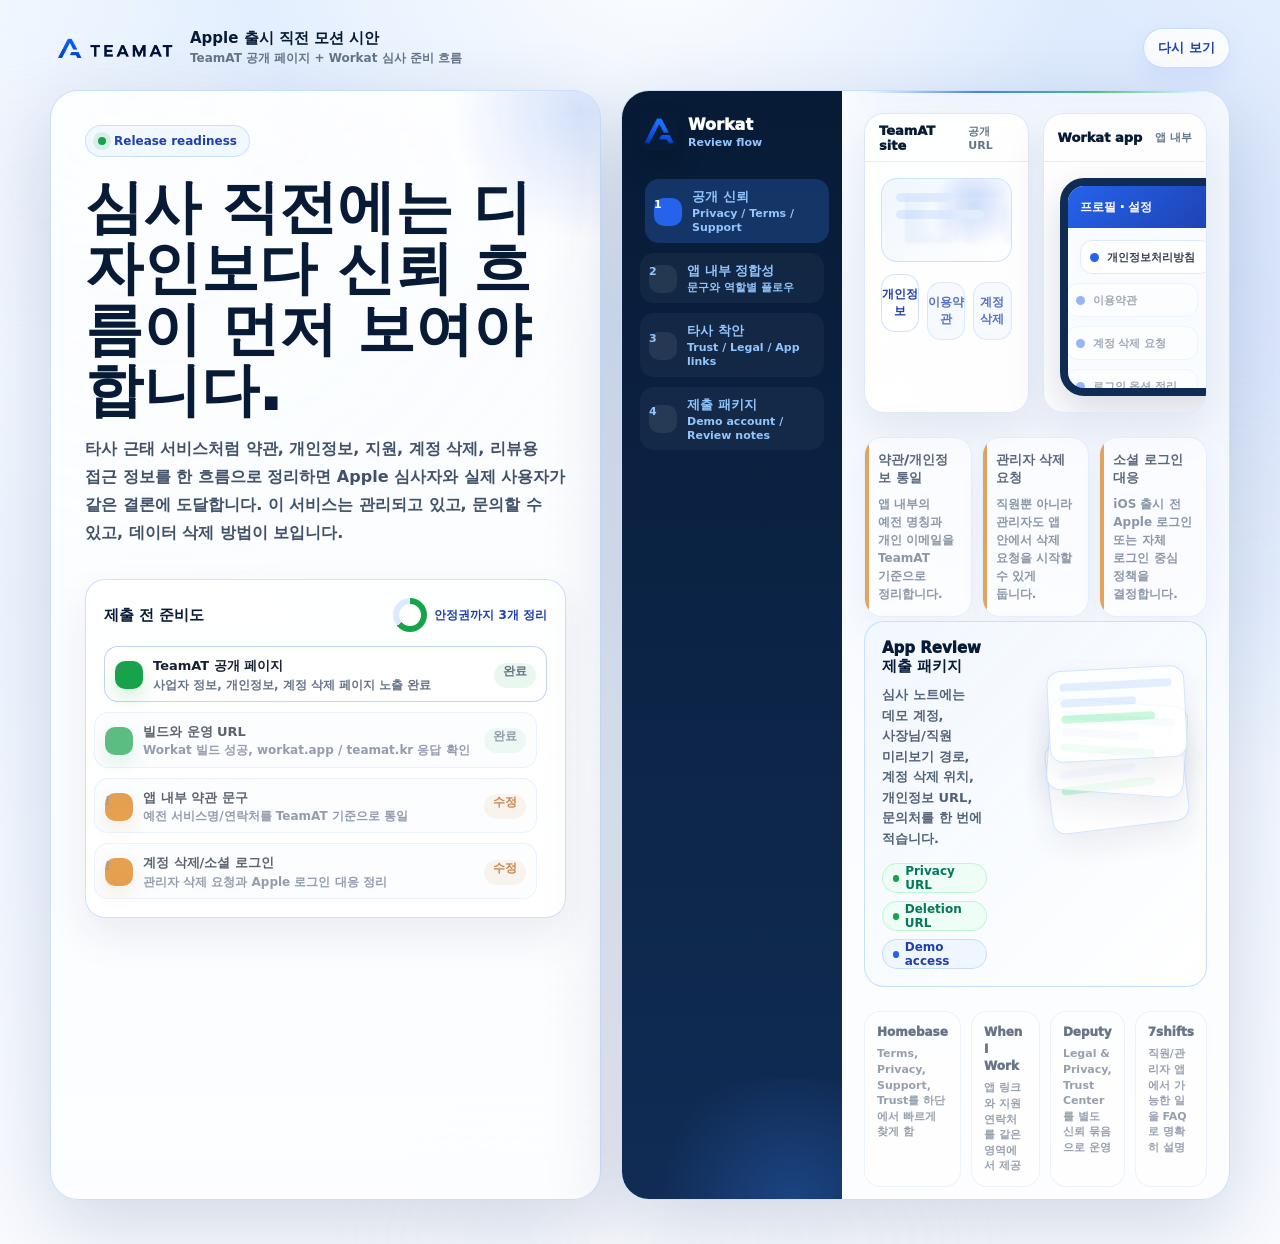
<file: teamat-apple-release-readiness-animation.html>
<!doctype html>
<html lang="ko">
<head>
  <meta charset="utf-8" />
  <meta name="viewport" content="width=device-width, initial-scale=1" />
  <meta name="robots" content="noindex" />
  <title>TeamAT Apple Release Readiness Motion</title>
  <link rel="icon" type="image/png" href="logo-symbol.png" />
  <link rel="apple-touch-icon" href="apple-touch-icon.png" />
  <style>
    :root {
      --ink: #071b36;
      --text: #172033;
      --muted: #64748b;
      --soft: #eff6ff;
      --panel: rgba(255, 255, 255, 0.86);
      --line: rgba(191, 219, 254, 0.78);
      --blue: #2563eb;
      --blue-dark: #1e40af;
      --green: #16a34a;
      --amber: #d97706;
      --red: #be123c;
      --shadow: 0 26px 80px rgba(15, 35, 80, 0.16);
      --ease: cubic-bezier(0.22, 1, 0.36, 1);
    }

    * {
      box-sizing: border-box;
    }

    html,
    body {
      margin: 0;
      min-height: 100%;
    }

    body {
      min-height: 100vh;
      color: var(--text);
      background:
        radial-gradient(circle at 52% -8%, rgba(255, 255, 255, 0.98), rgba(219, 234, 254, 0.72) 28%, rgba(239, 246, 255, 0) 54%),
        radial-gradient(circle at 88% 20%, rgba(37, 99, 235, 0.16), rgba(255, 255, 255, 0) 36%),
        linear-gradient(180deg, #f8fbff 0%, #eef5ff 48%, #f9fbff 100%);
      font-family: Pretendard, "Apple SD Gothic Neo", "Noto Sans KR", -apple-system, BlinkMacSystemFont, system-ui, sans-serif;
      letter-spacing: 0;
      overflow-x: hidden;
    }

    button {
      font: inherit;
    }

    .page {
      position: relative;
      min-height: 100vh;
      overflow: hidden;
      padding: 28px 22px 44px;
    }

    .cloud-field {
      position: absolute;
      inset: 0;
      overflow: hidden;
      pointer-events: none;
      z-index: 0;
    }

    .cloud {
      position: absolute;
      width: min(760px, 92vw);
      height: 330px;
      background-image: url("teamat-clouds.png");
      background-repeat: no-repeat;
      background-size: 760px 1014px;
      filter: blur(0.8px) saturate(0.6) brightness(1.2) contrast(0.9);
      opacity: 0.15;
      mix-blend-mode: multiply;
      -webkit-mask-image: radial-gradient(ellipse at center, rgba(0, 0, 0, 0.72) 0%, rgba(0, 0, 0, 0.4) 44%, rgba(0, 0, 0, 0) 76%);
      mask-image: radial-gradient(ellipse at center, rgba(0, 0, 0, 0.72) 0%, rgba(0, 0, 0, 0.4) 44%, rgba(0, 0, 0, 0) 76%);
      will-change: transform;
    }

    .cloud-a {
      top: 2%;
      left: -24%;
      background-position: 18% 48%;
      animation: cloudA 44s ease-in-out infinite alternate;
    }

    .cloud-b {
      width: min(620px, 82vw);
      height: 280px;
      top: 28%;
      right: -18%;
      background-position: 74% 48%;
      opacity: 0.12;
      animation: cloudB 52s ease-in-out infinite alternate;
    }

    .cloud-c {
      width: min(680px, 88vw);
      height: 310px;
      left: 26%;
      bottom: -12%;
      background-position: 48% 72%;
      opacity: 0.1;
      animation: cloudC 58s ease-in-out infinite alternate;
    }

    .wrap {
      position: relative;
      z-index: 1;
      width: min(1180px, 100%);
      margin: 0 auto;
    }

    .topbar {
      display: flex;
      justify-content: space-between;
      align-items: center;
      gap: 20px;
      margin-bottom: 22px;
    }

    .brand {
      display: flex;
      align-items: center;
      gap: 12px;
      min-width: 0;
    }

    .brand img {
      display: block;
      height: 32px;
      width: auto;
    }

    .brand-copy {
      display: grid;
      gap: 2px;
      min-width: 0;
    }

    .brand-copy strong {
      color: var(--ink);
      font-size: 15px;
      font-weight: 900;
    }

    .brand-copy span {
      color: var(--muted);
      font-size: 12px;
      font-weight: 750;
    }

    .replay {
      display: inline-flex;
      align-items: center;
      justify-content: center;
      gap: 8px;
      min-height: 40px;
      padding: 0 14px;
      border: 1px solid rgba(191, 219, 254, 0.9);
      border-radius: 999px;
      color: var(--blue-dark);
      background: rgba(255, 255, 255, 0.82);
      box-shadow: 0 10px 28px rgba(37, 99, 235, 0.08);
      cursor: pointer;
      font-size: 13px;
      font-weight: 850;
    }

    .hero {
      display: grid;
      grid-template-columns: minmax(0, 0.95fr) minmax(360px, 1.05fr);
      gap: 20px;
      align-items: stretch;
    }

    .intro {
      min-height: 660px;
      padding: 34px;
      border: 1px solid rgba(191, 219, 254, 0.86);
      border-radius: 28px;
      background:
        linear-gradient(180deg, rgba(255, 255, 255, 0.92), rgba(255, 255, 255, 0.66)),
        radial-gradient(circle at 20% 0%, rgba(191, 219, 254, 0.46), rgba(255, 255, 255, 0) 42%);
      box-shadow: var(--shadow);
      overflow: hidden;
      position: relative;
    }

    .intro::after {
      content: "";
      position: absolute;
      width: 260px;
      height: 260px;
      right: -110px;
      top: -110px;
      border-radius: 999px;
      background: radial-gradient(circle, rgba(37, 99, 235, 0.18), rgba(255, 255, 255, 0) 70%);
    }

    .eyebrow {
      display: inline-flex;
      align-items: center;
      gap: 8px;
      min-height: 32px;
      padding: 0 12px;
      border: 1px solid var(--line);
      border-radius: 999px;
      color: var(--blue-dark);
      background: rgba(239, 246, 255, 0.78);
      font-size: 12px;
      font-weight: 900;
    }

    .eyebrow::before {
      content: "";
      width: 8px;
      height: 8px;
      border-radius: 999px;
      background: var(--green);
      box-shadow: 0 0 0 5px rgba(22, 163, 74, 0.12);
      animation: liveDot 1500ms ease-in-out infinite;
    }

    h1 {
      margin: 20px 0 14px;
      max-width: 600px;
      color: var(--ink);
      font-size: clamp(34px, 5vw, 58px);
      line-height: 1.05;
      font-weight: 950;
      letter-spacing: 0;
    }

    .lead {
      max-width: 620px;
      margin: 0;
      color: #40516a;
      font-size: 16px;
      line-height: 1.76;
      font-weight: 650;
      word-break: keep-all;
    }

    .release-card {
      margin-top: 32px;
      padding: 18px;
      border: 1px solid rgba(191, 219, 254, 0.82);
      border-radius: 20px;
      background: rgba(255, 255, 255, 0.74);
      box-shadow: 0 18px 42px rgba(15, 35, 80, 0.08);
    }

    .release-head {
      display: flex;
      justify-content: space-between;
      align-items: center;
      gap: 12px;
      margin-bottom: 14px;
    }

    .release-head strong {
      color: var(--ink);
      font-size: 15px;
      font-weight: 950;
    }

    .score {
      display: inline-flex;
      align-items: center;
      gap: 7px;
      color: var(--blue-dark);
      font-size: 12px;
      font-weight: 900;
    }

    .ring {
      width: 34px;
      height: 34px;
      border-radius: 999px;
      background:
        conic-gradient(var(--green) var(--progress, 64%), #dbeafe 0),
        #dbeafe;
      display: grid;
      place-items: center;
      transition: --progress 800ms var(--ease);
    }

    .ring::after {
      content: "";
      width: 22px;
      height: 22px;
      border-radius: 999px;
      background: #fff;
    }

    .checks {
      display: grid;
      gap: 10px;
    }

    .check {
      display: grid;
      grid-template-columns: 28px 1fr auto;
      align-items: center;
      gap: 10px;
      min-height: 46px;
      padding: 8px 10px;
      border: 1px solid rgba(219, 232, 250, 0.78);
      border-radius: 14px;
      background: rgba(248, 251, 255, 0.78);
      transform: translateX(-10px);
      opacity: 0.7;
      transition: transform 580ms var(--ease), opacity 580ms var(--ease), border-color 580ms var(--ease), background 580ms var(--ease);
    }

    .check.is-on {
      transform: translateX(0);
      opacity: 1;
      border-color: rgba(37, 99, 235, 0.28);
      background: #fff;
    }

    .check-icon {
      display: grid;
      place-items: center;
      width: 28px;
      height: 28px;
      border-radius: 10px;
      color: #fff;
      background: var(--green);
      font-size: 14px;
      font-weight: 950;
      box-shadow: 0 9px 18px rgba(22, 163, 74, 0.18);
    }

    .check:nth-child(3) .check-icon,
    .check:nth-child(4) .check-icon {
      background: var(--amber);
      box-shadow: 0 9px 18px rgba(217, 119, 6, 0.16);
    }

    .check b {
      color: var(--text);
      display: block;
      font-size: 13px;
      font-weight: 900;
    }

    .check span {
      color: var(--muted);
      display: block;
      margin-top: 2px;
      font-size: 12px;
      line-height: 1.35;
      font-weight: 700;
    }

    .tag {
      display: inline-flex;
      align-items: center;
      height: 25px;
      padding: 0 9px;
      border-radius: 999px;
      font-size: 11px;
      font-weight: 900;
      white-space: nowrap;
      color: var(--green);
      background: rgba(22, 163, 74, 0.09);
    }

    .tag.warn {
      color: #b45309;
      background: rgba(217, 119, 6, 0.1);
    }

    .stage {
      min-height: 660px;
      border: 1px solid rgba(191, 219, 254, 0.86);
      border-radius: 28px;
      background: rgba(255, 255, 255, 0.64);
      box-shadow: var(--shadow);
      overflow: hidden;
      position: relative;
    }

    .stage-grid {
      min-height: 100%;
      display: grid;
      grid-template-columns: 220px 1fr;
    }

    .rail {
      padding: 22px 18px;
      background: linear-gradient(180deg, #071b36 0%, #102c55 100%);
      color: #dbeafe;
      position: relative;
      overflow: hidden;
    }

    .rail::after {
      content: "";
      position: absolute;
      inset: auto -100px -120px 20px;
      height: 240px;
      border-radius: 999px;
      background: radial-gradient(circle, rgba(59, 130, 246, 0.28), rgba(59, 130, 246, 0) 70%);
    }

    .rail-logo {
      display: flex;
      align-items: center;
      gap: 10px;
      margin-bottom: 28px;
      position: relative;
      z-index: 1;
    }

    .rail-logo img {
      width: 38px;
      height: 38px;
      border-radius: 12px;
      box-shadow: 0 12px 28px rgba(0, 0, 0, 0.18);
    }

    .rail-logo strong {
      color: #fff;
      font-size: 16px;
      font-weight: 950;
    }

    .steps {
      display: grid;
      gap: 10px;
      position: relative;
      z-index: 1;
    }

    .step {
      display: grid;
      grid-template-columns: 28px 1fr;
      gap: 10px;
      align-items: center;
      min-height: 48px;
      padding: 8px 9px;
      border-radius: 14px;
      color: rgba(219, 234, 254, 0.72);
      background: rgba(255, 255, 255, 0.04);
      transition: background 520ms var(--ease), color 520ms var(--ease), transform 520ms var(--ease);
    }

    .step.is-active {
      color: #fff;
      background: rgba(59, 130, 246, 0.24);
      transform: translateX(5px);
    }

    .step-no {
      display: grid;
      place-items: center;
      width: 28px;
      height: 28px;
      border-radius: 10px;
      color: #bfdbfe;
      background: rgba(255, 255, 255, 0.08);
      font-size: 12px;
      font-weight: 950;
    }

    .step.is-active .step-no {
      color: #fff;
      background: var(--blue);
    }

    .step b {
      display: block;
      font-size: 13px;
      font-weight: 900;
    }

    .step span {
      display: block;
      margin-top: 2px;
      font-size: 11px;
      line-height: 1.25;
      font-weight: 700;
      color: #93c5fd;
    }

    .canvas {
      padding: 22px;
      position: relative;
      overflow: hidden;
    }

    .scan-line {
      position: absolute;
      top: 0;
      left: 22px;
      right: 22px;
      height: 2px;
      border-radius: 999px;
      background: linear-gradient(90deg, rgba(37, 99, 235, 0), rgba(37, 99, 235, 0.82), rgba(22, 163, 74, 0.72), rgba(37, 99, 235, 0));
      box-shadow: 0 0 24px rgba(37, 99, 235, 0.34);
      animation: scan 3900ms var(--ease) infinite;
      z-index: 3;
    }

    .phone-row {
      display: grid;
      grid-template-columns: 1fr 1fr;
      gap: 14px;
      margin-bottom: 14px;
    }

    .mini-site,
    .mini-app {
      min-height: 260px;
      border: 1px solid rgba(219, 232, 250, 0.92);
      border-radius: 20px;
      background: rgba(255, 255, 255, 0.88);
      box-shadow: 0 18px 42px rgba(15, 35, 80, 0.08);
      overflow: hidden;
      position: relative;
    }

    .mini-head {
      height: 48px;
      display: flex;
      align-items: center;
      justify-content: space-between;
      gap: 10px;
      padding: 0 14px;
      border-bottom: 1px solid rgba(219, 232, 250, 0.82);
      color: var(--ink);
      font-size: 13px;
      font-weight: 950;
    }

    .mini-head small {
      color: var(--muted);
      font-size: 11px;
      font-weight: 800;
    }

    .mini-body {
      padding: 16px;
    }

    .site-hero {
      height: 84px;
      border-radius: 16px;
      background:
        radial-gradient(circle at 72% 32%, rgba(37, 99, 235, 0.25), rgba(255, 255, 255, 0) 38%),
        linear-gradient(135deg, #eff6ff, #ffffff);
      border: 1px solid rgba(191, 219, 254, 0.74);
      padding: 14px;
      position: relative;
      overflow: hidden;
    }

    .site-hero::after {
      content: "";
      position: absolute;
      width: 130px;
      height: 46px;
      right: -24px;
      top: 18px;
      background-image: url("teamat-clouds.png");
      background-size: 210px 280px;
      background-position: center;
      opacity: 0.18;
      filter: blur(0.8px);
      animation: tinyCloud 9200ms ease-in-out infinite alternate;
    }

    .line {
      height: 9px;
      border-radius: 999px;
      background: #dbeafe;
      margin-bottom: 8px;
    }

    .line.short {
      width: 58%;
    }

    .line.long {
      width: 88%;
    }

    .trust-links {
      display: grid;
      grid-template-columns: repeat(3, 1fr);
      gap: 8px;
      margin-top: 12px;
    }

    .trust-link {
      height: 58px;
      border-radius: 14px;
      display: grid;
      place-items: center;
      text-align: center;
      border: 1px solid rgba(191, 219, 254, 0.78);
      color: var(--blue-dark);
      background: rgba(239, 246, 255, 0.72);
      font-size: 12px;
      font-weight: 900;
      transform: translateY(8px);
      opacity: 0.75;
      transition: transform 520ms var(--ease), opacity 520ms var(--ease), background 520ms var(--ease);
    }

    .app-screen {
      width: 172px;
      height: 218px;
      margin: 0 auto;
      border: 8px solid #102c55;
      border-radius: 24px;
      background: #f8fbff;
      overflow: hidden;
      box-shadow: 0 16px 38px rgba(15, 35, 80, 0.16);
      position: relative;
    }

    .app-top {
      height: 42px;
      background: linear-gradient(135deg, #2563eb, #1e40af);
      display: flex;
      align-items: center;
      padding: 0 12px;
      color: #fff;
      font-size: 12px;
      font-weight: 950;
    }

    .app-list {
      padding: 12px;
      display: grid;
      gap: 9px;
    }

    .app-item {
      height: 34px;
      border-radius: 12px;
      background: #fff;
      border: 1px solid #dbeafe;
      display: flex;
      align-items: center;
      gap: 8px;
      padding: 0 9px;
      color: #334155;
      font-size: 11px;
      font-weight: 850;
      transform: translateX(-14px);
      opacity: 0.45;
      transition: transform 600ms var(--ease), opacity 600ms var(--ease);
    }

    .app-item::before {
      content: "";
      width: 9px;
      height: 9px;
      border-radius: 999px;
      background: var(--blue);
    }

    .risk-panel {
      display: grid;
      grid-template-columns: repeat(3, 1fr);
      gap: 10px;
      margin-bottom: 14px;
    }

    .risk {
      min-height: 118px;
      padding: 13px;
      border: 1px solid rgba(219, 232, 250, 0.94);
      border-radius: 18px;
      background: rgba(255, 255, 255, 0.88);
      box-shadow: 0 14px 32px rgba(15, 35, 80, 0.06);
      position: relative;
      overflow: hidden;
      transform: translateY(10px);
      opacity: 0.65;
      transition: transform 620ms var(--ease), opacity 620ms var(--ease), border-color 620ms var(--ease);
    }

    .risk::before {
      content: "";
      position: absolute;
      inset: 0 auto 0 0;
      width: 4px;
      background: var(--amber);
    }

    .risk.done::before {
      background: var(--green);
    }

    .risk b {
      display: block;
      color: var(--ink);
      font-size: 13px;
      font-weight: 950;
      margin-bottom: 8px;
    }

    .risk p {
      margin: 0;
      color: #526279;
      font-size: 12px;
      line-height: 1.5;
      font-weight: 700;
      word-break: keep-all;
    }

    .review-pack {
      display: grid;
      grid-template-columns: 1fr 190px;
      gap: 12px;
      min-height: 176px;
      border: 1px solid rgba(191, 219, 254, 0.86);
      border-radius: 20px;
      background:
        linear-gradient(135deg, rgba(239, 246, 255, 0.84), rgba(255, 255, 255, 0.88)),
        #fff;
      overflow: hidden;
      position: relative;
    }

    .pack-copy {
      padding: 17px;
    }

    .pack-copy strong {
      display: block;
      color: var(--ink);
      font-size: 15px;
      font-weight: 950;
      margin-bottom: 9px;
    }

    .pack-copy p {
      margin: 0;
      color: #526279;
      font-size: 13px;
      line-height: 1.58;
      font-weight: 720;
      word-break: keep-all;
    }

    .pack-stack {
      position: relative;
      padding: 18px 16px 18px 0;
    }

    .document {
      position: absolute;
      right: 20px;
      width: 138px;
      height: 92px;
      border: 1px solid rgba(191, 219, 254, 0.92);
      border-radius: 14px;
      background: rgba(255, 255, 255, 0.96);
      box-shadow: 0 12px 32px rgba(15, 35, 80, 0.1);
      padding: 12px;
      transform: translateY(26px) rotate(-3deg);
      opacity: 0.76;
      transition: transform 720ms var(--ease), opacity 720ms var(--ease);
    }

    .document:nth-child(1) {
      top: 20px;
      z-index: 3;
    }

    .document:nth-child(2) {
      top: 50px;
      z-index: 2;
      transform: translateY(30px) rotate(4deg);
    }

    .document:nth-child(3) {
      top: 80px;
      z-index: 1;
      transform: translateY(34px) rotate(-7deg);
    }

    .document .doc-line {
      display: block;
      height: 8px;
      border-radius: 999px;
      background: #dbeafe;
      margin-bottom: 8px;
    }

    .document .doc-line:nth-child(2) {
      width: 68%;
    }

    .document .doc-line:nth-child(3) {
      width: 84%;
      background: #bbf7d0;
    }

    .status-strip {
      display: flex;
      gap: 8px;
      flex-wrap: wrap;
      margin-top: 14px;
    }

    .pill {
      display: inline-flex;
      align-items: center;
      gap: 6px;
      height: 30px;
      padding: 0 10px;
      border-radius: 999px;
      color: var(--blue-dark);
      background: rgba(239, 246, 255, 0.9);
      border: 1px solid rgba(191, 219, 254, 0.86);
      font-size: 12px;
      font-weight: 900;
    }

    .pill::before {
      content: "";
      width: 7px;
      height: 7px;
      border-radius: 999px;
      background: var(--blue);
    }

    .pill.green {
      color: #047857;
      background: rgba(236, 253, 245, 0.82);
      border-color: rgba(187, 247, 208, 0.92);
    }

    .pill.green::before {
      background: var(--green);
    }

    .competitor-bar {
      display: grid;
      grid-template-columns: repeat(4, 1fr);
      gap: 10px;
      margin-top: 14px;
    }

    .comp {
      min-height: 74px;
      border: 1px solid rgba(219, 232, 250, 0.88);
      border-radius: 16px;
      background: rgba(255, 255, 255, 0.76);
      padding: 12px;
      color: #526279;
      font-size: 11px;
      line-height: 1.42;
      font-weight: 780;
      transform: translateY(10px);
      opacity: 0.6;
      transition: transform 560ms var(--ease), opacity 560ms var(--ease), border-color 560ms var(--ease);
    }

    .comp b {
      display: block;
      color: var(--ink);
      margin-bottom: 5px;
      font-size: 12px;
      font-weight: 950;
    }

    .phase-0 .check:nth-child(1),
    .phase-1 .check:nth-child(1),
    .phase-1 .check:nth-child(2),
    .phase-2 .check:nth-child(1),
    .phase-2 .check:nth-child(2),
    .phase-2 .check:nth-child(3),
    .phase-3 .check {
      transform: translateX(0);
      opacity: 1;
    }

    .phase-0 .ring { --progress: 64%; }
    .phase-1 .ring { --progress: 76%; }
    .phase-2 .ring { --progress: 88%; }
    .phase-3 .ring { --progress: 96%; }

    .phase-0 .step:nth-child(1),
    .phase-1 .step:nth-child(2),
    .phase-2 .step:nth-child(3),
    .phase-3 .step:nth-child(4) {
      color: #fff;
      background: rgba(59, 130, 246, 0.24);
      transform: translateX(5px);
    }

    .phase-0 .step:nth-child(1) .step-no,
    .phase-1 .step:nth-child(2) .step-no,
    .phase-2 .step:nth-child(3) .step-no,
    .phase-3 .step:nth-child(4) .step-no {
      color: #fff;
      background: var(--blue);
    }

    .phase-0 .trust-link:nth-child(1),
    .phase-1 .trust-link,
    .phase-2 .trust-link,
    .phase-3 .trust-link {
      transform: translateY(0);
      opacity: 1;
      background: #fff;
    }

    .phase-0 .app-item:nth-child(1),
    .phase-1 .app-item:nth-child(-n + 2),
    .phase-2 .app-item:nth-child(-n + 3),
    .phase-3 .app-item {
      transform: translateX(0);
      opacity: 1;
    }

    .phase-1 .risk:nth-child(1),
    .phase-2 .risk:nth-child(-n + 2),
    .phase-3 .risk {
      transform: translateY(0);
      opacity: 1;
      border-color: rgba(217, 119, 6, 0.26);
    }

    .phase-3 .risk {
      border-color: rgba(22, 163, 74, 0.26);
    }

    .phase-3 .risk::before {
      background: var(--green);
    }

    .phase-2 .document:nth-child(1),
    .phase-3 .document:nth-child(1) {
      transform: translateY(0) rotate(-2deg);
      opacity: 1;
    }

    .phase-3 .document:nth-child(2) {
      transform: translateY(4px) rotate(3deg);
      opacity: 1;
    }

    .phase-3 .document:nth-child(3) {
      transform: translateY(8px) rotate(-5deg);
      opacity: 1;
    }

    .phase-2 .comp:nth-child(-n + 2),
    .phase-3 .comp {
      transform: translateY(0);
      opacity: 1;
      border-color: rgba(37, 99, 235, 0.24);
    }

    @keyframes cloudA {
      from { transform: translate3d(0, 0, 0) scale(1); }
      to { transform: translate3d(18vw, 26px, 0) scale(1.04); }
    }

    @keyframes cloudB {
      from { transform: translate3d(0, 0, 0) scale(1); }
      to { transform: translate3d(-16vw, -18px, 0) scale(1.03); }
    }

    @keyframes cloudC {
      from { transform: translate3d(-8vw, 0, 0) scale(1); }
      to { transform: translate3d(12vw, -18px, 0) scale(1.04); }
    }

    @keyframes liveDot {
      0%, 100% { transform: scale(1); opacity: 0.72; }
      50% { transform: scale(1.18); opacity: 1; }
    }

    @keyframes scan {
      0% { transform: translateY(24px); opacity: 0; }
      12% { opacity: 1; }
      78% { opacity: 1; }
      100% { transform: translateY(624px); opacity: 0; }
    }

    @keyframes tinyCloud {
      from { transform: translateX(0); }
      to { transform: translateX(-30px); }
    }

    @media (max-width: 980px) {
      .hero,
      .stage-grid,
      .phone-row,
      .risk-panel,
      .review-pack {
        grid-template-columns: 1fr;
      }

      .intro,
      .stage {
        min-height: auto;
      }

      .rail {
        display: none;
      }

      .canvas {
        padding: 18px;
      }

      .competitor-bar {
        grid-template-columns: repeat(2, 1fr);
      }
    }

    @media (max-width: 620px) {
      .page {
        padding: 18px 14px 32px;
      }

      .topbar {
        align-items: flex-start;
      }

      .brand-copy span {
        display: none;
      }

      .intro {
        padding: 24px 20px;
        border-radius: 24px;
      }

      .stage {
        border-radius: 24px;
      }

      .release-head,
      .check {
        grid-template-columns: 28px 1fr;
      }

      .tag {
        grid-column: 2;
        width: max-content;
      }

      .trust-links,
      .competitor-bar {
        grid-template-columns: 1fr;
      }

      .mini-site,
      .mini-app {
        min-height: 230px;
      }
    }

    @media (prefers-reduced-motion: reduce) {
      *,
      *::before,
      *::after {
        animation-duration: 1ms !important;
        animation-iteration-count: 1 !important;
        scroll-behavior: auto !important;
        transition-duration: 1ms !important;
      }
    }
  </style>
</head>
<body>
  <main class="page" id="motion">
    <div class="cloud-field" aria-hidden="true">
      <div class="cloud cloud-a"></div>
      <div class="cloud cloud-b"></div>
      <div class="cloud cloud-c"></div>
    </div>

    <div class="wrap phase-0" data-motion-root>
      <header class="topbar">
        <div class="brand">
          <img src="logo-teamat.png" alt="TeamAT" />
          <div class="brand-copy">
            <strong>Apple 출시 직전 모션 시안</strong>
            <span>TeamAT 공개 페이지 + Workat 심사 준비 흐름</span>
          </div>
        </div>
        <button class="replay" type="button" data-replay>다시 보기</button>
      </header>

      <section class="hero" aria-label="Apple 출시 준비도 시안">
        <div class="intro">
          <span class="eyebrow">Release readiness</span>
          <h1>심사 직전에는 디자인보다 신뢰 흐름이 먼저 보여야 합니다.</h1>
          <p class="lead">
            타사 근태 서비스처럼 약관, 개인정보, 지원, 계정 삭제, 리뷰용 접근 정보를 한 흐름으로 정리하면
            Apple 심사자와 실제 사용자가 같은 결론에 도달합니다. 이 서비스는 관리되고 있고, 문의할 수 있고,
            데이터 삭제 방법이 보입니다.
          </p>

          <div class="release-card">
            <div class="release-head">
              <strong>제출 전 준비도</strong>
              <span class="score"><span class="ring" aria-hidden="true"></span> 안정권까지 3개 정리</span>
            </div>
            <div class="checks">
              <div class="check is-on">
                <span class="check-icon">✓</span>
                <span><b>TeamAT 공개 페이지</b><span>사업자 정보, 개인정보, 계정 삭제 페이지 노출 완료</span></span>
                <span class="tag">완료</span>
              </div>
              <div class="check">
                <span class="check-icon">✓</span>
                <span><b>빌드와 운영 URL</b><span>Workat 빌드 성공, workat.app / teamat.kr 응답 확인</span></span>
                <span class="tag">완료</span>
              </div>
              <div class="check">
                <span class="check-icon">!</span>
                <span><b>앱 내부 약관 문구</b><span>예전 서비스명/연락처를 TeamAT 기준으로 통일</span></span>
                <span class="tag warn">수정</span>
              </div>
              <div class="check">
                <span class="check-icon">!</span>
                <span><b>계정 삭제/소셜 로그인</b><span>관리자 삭제 요청과 Apple 로그인 대응 정리</span></span>
                <span class="tag warn">수정</span>
              </div>
            </div>
          </div>
        </div>

        <div class="stage" aria-label="Apple 리뷰 패키지 모션">
          <div class="stage-grid">
            <aside class="rail">
              <div class="rail-logo">
                <img src="logo-symbol.png" alt="" />
                <div>
                  <strong>Workat</strong>
                  <span style="display:block;color:#93c5fd;font-size:11px;font-weight:800;margin-top:2px;">Review flow</span>
                </div>
              </div>
              <div class="steps">
                <div class="step">
                  <span class="step-no">1</span>
                  <span><b>공개 신뢰</b><span>Privacy / Terms / Support</span></span>
                </div>
                <div class="step">
                  <span class="step-no">2</span>
                  <span><b>앱 내부 정합성</b><span>문구와 역할별 플로우</span></span>
                </div>
                <div class="step">
                  <span class="step-no">3</span>
                  <span><b>타사 착안</b><span>Trust / Legal / App links</span></span>
                </div>
                <div class="step">
                  <span class="step-no">4</span>
                  <span><b>제출 패키지</b><span>Demo account / Review notes</span></span>
                </div>
              </div>
            </aside>

            <section class="canvas">
              <div class="scan-line" aria-hidden="true"></div>

              <div class="phone-row">
                <div class="mini-site">
                  <div class="mini-head">
                    <span>TeamAT site</span>
                    <small>공개 URL</small>
                  </div>
                  <div class="mini-body">
                    <div class="site-hero">
                      <div class="line short"></div>
                      <div class="line long"></div>
                    </div>
                    <div class="trust-links">
                      <div class="trust-link">개인정보</div>
                      <div class="trust-link">이용약관</div>
                      <div class="trust-link">계정 삭제</div>
                    </div>
                  </div>
                </div>

                <div class="mini-app">
                  <div class="mini-head">
                    <span>Workat app</span>
                    <small>앱 내부</small>
                  </div>
                  <div class="mini-body">
                    <div class="app-screen">
                      <div class="app-top">프로필 · 설정</div>
                      <div class="app-list">
                        <div class="app-item">개인정보처리방침</div>
                        <div class="app-item">이용약관</div>
                        <div class="app-item">계정 삭제 요청</div>
                        <div class="app-item">로그인 옵션 정리</div>
                      </div>
                    </div>
                  </div>
                </div>
              </div>

              <div class="risk-panel">
                <div class="risk">
                  <b>약관/개인정보 통일</b>
                  <p>앱 내부의 예전 명칭과 개인 이메일을 TeamAT 기준으로 정리합니다.</p>
                </div>
                <div class="risk">
                  <b>관리자 삭제 요청</b>
                  <p>직원뿐 아니라 관리자도 앱 안에서 삭제 요청을 시작할 수 있게 둡니다.</p>
                </div>
                <div class="risk">
                  <b>소셜 로그인 대응</b>
                  <p>iOS 출시 전 Apple 로그인 또는 자체 로그인 중심 정책을 결정합니다.</p>
                </div>
              </div>

              <div class="review-pack">
                <div class="pack-copy">
                  <strong>App Review 제출 패키지</strong>
                  <p>
                    심사 노트에는 데모 계정, 사장님/직원 미리보기 경로, 계정 삭제 위치,
                    개인정보 URL, 문의처를 한 번에 적습니다.
                  </p>
                  <div class="status-strip">
                    <span class="pill green">Privacy URL</span>
                    <span class="pill green">Deletion URL</span>
                    <span class="pill">Demo access</span>
                  </div>
                </div>
                <div class="pack-stack" aria-hidden="true">
                  <div class="document"><span class="doc-line"></span><span class="doc-line"></span><span class="doc-line"></span></div>
                  <div class="document"><span class="doc-line"></span><span class="doc-line"></span><span class="doc-line"></span></div>
                  <div class="document"><span class="doc-line"></span><span class="doc-line"></span><span class="doc-line"></span></div>
                </div>
              </div>

              <div class="competitor-bar">
                <div class="comp"><b>Homebase</b>Terms, Privacy, Support, Trust를 하단에서 빠르게 찾게 함</div>
                <div class="comp"><b>When I Work</b>앱 링크와 지원 연락처를 같은 영역에서 제공</div>
                <div class="comp"><b>Deputy</b>Legal & Privacy, Trust Center를 별도 신뢰 묶음으로 운영</div>
                <div class="comp"><b>7shifts</b>직원/관리자 앱에서 가능한 일을 FAQ로 명확히 설명</div>
              </div>
            </section>
          </div>
        </div>
      </section>
    </div>
  </main>

  <script>
    (function () {
      var root = document.querySelector('[data-motion-root]');
      var replay = document.querySelector('[data-replay]');
      var phase = 0;
      var timer = null;

      function setPhase(next) {
        root.classList.remove('phase-0', 'phase-1', 'phase-2', 'phase-3');
        root.classList.add('phase-' + next);
      }

      function play() {
        window.clearInterval(timer);
        phase = 0;
        setPhase(phase);
        timer = window.setInterval(function () {
          phase = (phase + 1) % 4;
          setPhase(phase);
        }, 2600);
      }

      replay.addEventListener('click', play);
      play();
    }());
  </script>
</body>
</html>
</file>
